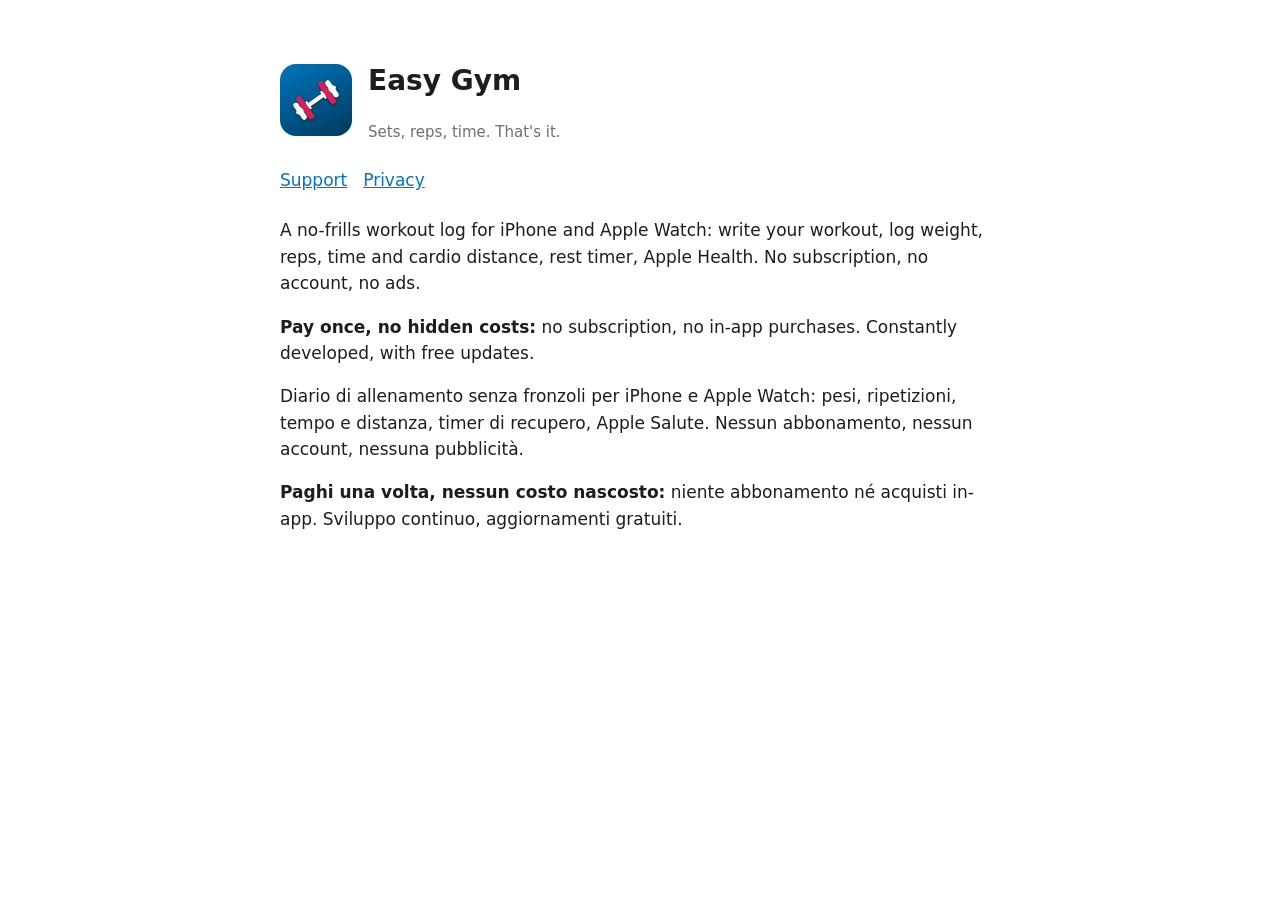
<file: index.html>
<!DOCTYPE html>
<html lang="en"><head><meta charset="utf-8"><meta name="viewport" content="width=device-width, initial-scale=1">
<title>Easy Gym</title><link rel="stylesheet" href="style.css"></head><body>
<header><img src="icon.png" alt=""><div><h1>Easy Gym</h1><p class="muted">Sets, reps, time. That's it.</p></div></header>
<nav><a href="support.html">Support</a><a href="privacy.html">Privacy</a></nav>
<p>A no-frills workout log for iPhone and Apple Watch: write your workout, log weight, reps, time and cardio distance, rest timer, Apple Health. No subscription, no account, no ads.</p>
<p><strong>Pay once, no hidden costs:</strong> no subscription, no in-app purchases. Constantly developed, with free updates.</p>
<p lang="it">Diario di allenamento senza fronzoli per iPhone e Apple Watch: pesi, ripetizioni, tempo e distanza, timer di recupero, Apple Salute. Nessun abbonamento, nessun account, nessuna pubblicità.</p>
<p lang="it"><strong>Paghi una volta, nessun costo nascosto:</strong> niente abbonamento né acquisti in-app. Sviluppo continuo, aggiornamenti gratuiti.</p>
</body></html>
</file>
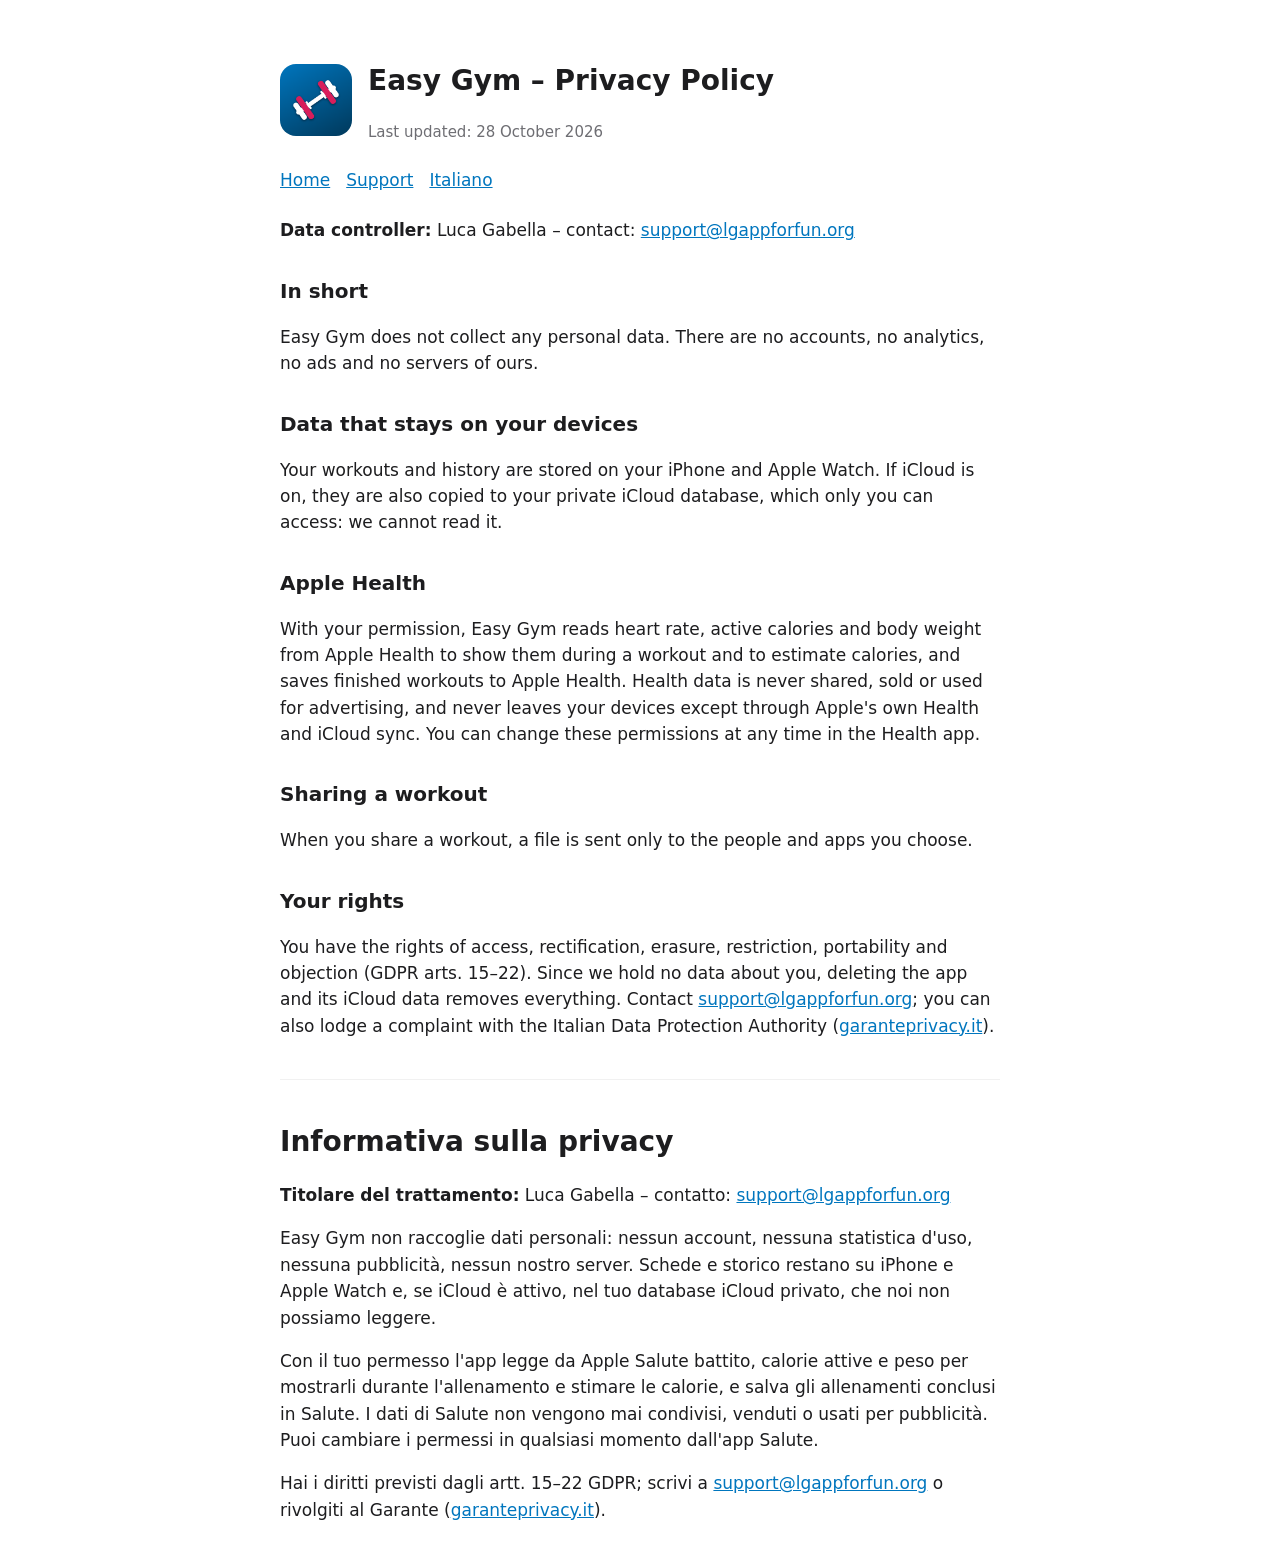
<file: privacy.html>
<!DOCTYPE html>
<html lang="en"><head><meta charset="utf-8"><meta name="viewport" content="width=device-width, initial-scale=1">
<title>Easy Gym – Privacy Policy</title><link rel="stylesheet" href="style.css"></head><body>
<header><img src="icon.png" alt=""><div><h1>Easy Gym – Privacy Policy</h1><p class="muted">Last updated: 28 October 2026</p></div></header>
<nav><a href="index.html">Home</a><a href="support.html">Support</a><a href="#it">Italiano</a></nav>
<p><strong>Data controller:</strong> Luca Gabella – contact: <a href="mailto:support@lgappforfun.org">support@lgappforfun.org</a></p>
<h2>In short</h2>
<p>Easy Gym does not collect any personal data. There are no accounts, no analytics, no ads and no servers of ours.</p>
<h2>Data that stays on your devices</h2>
<p>Your workouts and history are stored on your iPhone and Apple Watch. If iCloud is on, they are also copied to your private iCloud database, which only you can access: we cannot read it.</p>
<h2>Apple Health</h2>
<p>With your permission, Easy Gym reads heart rate, active calories and body weight from Apple Health to show them during a workout and to estimate calories, and saves finished workouts to Apple Health. Health data is never shared, sold or used for advertising, and never leaves your devices except through Apple's own Health and iCloud sync. You can change these permissions at any time in the Health app.</p>
<h2>Sharing a workout</h2>
<p>When you share a workout, a file is sent only to the people and apps you choose.</p>
<h2>Your rights</h2>
<p>You have the rights of access, rectification, erasure, restriction, portability and objection (GDPR arts. 15–22). Since we hold no data about you, deleting the app and its iCloud data removes everything. Contact <a href="mailto:support@lgappforfun.org">support@lgappforfun.org</a>; you can also lodge a complaint with the Italian Data Protection Authority (<a href="https://www.garanteprivacy.it">garanteprivacy.it</a>).</p>
<hr>
<h1 id="it" lang="it">Informativa sulla privacy</h1>
<div lang="it">
<p><strong>Titolare del trattamento:</strong> Luca Gabella – contatto: <a href="mailto:support@lgappforfun.org">support@lgappforfun.org</a></p>
<p>Easy Gym non raccoglie dati personali: nessun account, nessuna statistica d'uso, nessuna pubblicità, nessun nostro server. Schede e storico restano su iPhone e Apple Watch e, se iCloud è attivo, nel tuo database iCloud privato, che noi non possiamo leggere.</p>
<p>Con il tuo permesso l'app legge da Apple Salute battito, calorie attive e peso per mostrarli durante l'allenamento e stimare le calorie, e salva gli allenamenti conclusi in Salute. I dati di Salute non vengono mai condivisi, venduti o usati per pubblicità. Puoi cambiare i permessi in qualsiasi momento dall'app Salute.</p>
<p>Hai i diritti previsti dagli artt. 15–22 GDPR; scrivi a <a href="mailto:support@lgappforfun.org">support@lgappforfun.org</a> o rivolgiti al Garante (<a href="https://www.garanteprivacy.it">garanteprivacy.it</a>).</p>
</div>
</body></html>
</file>
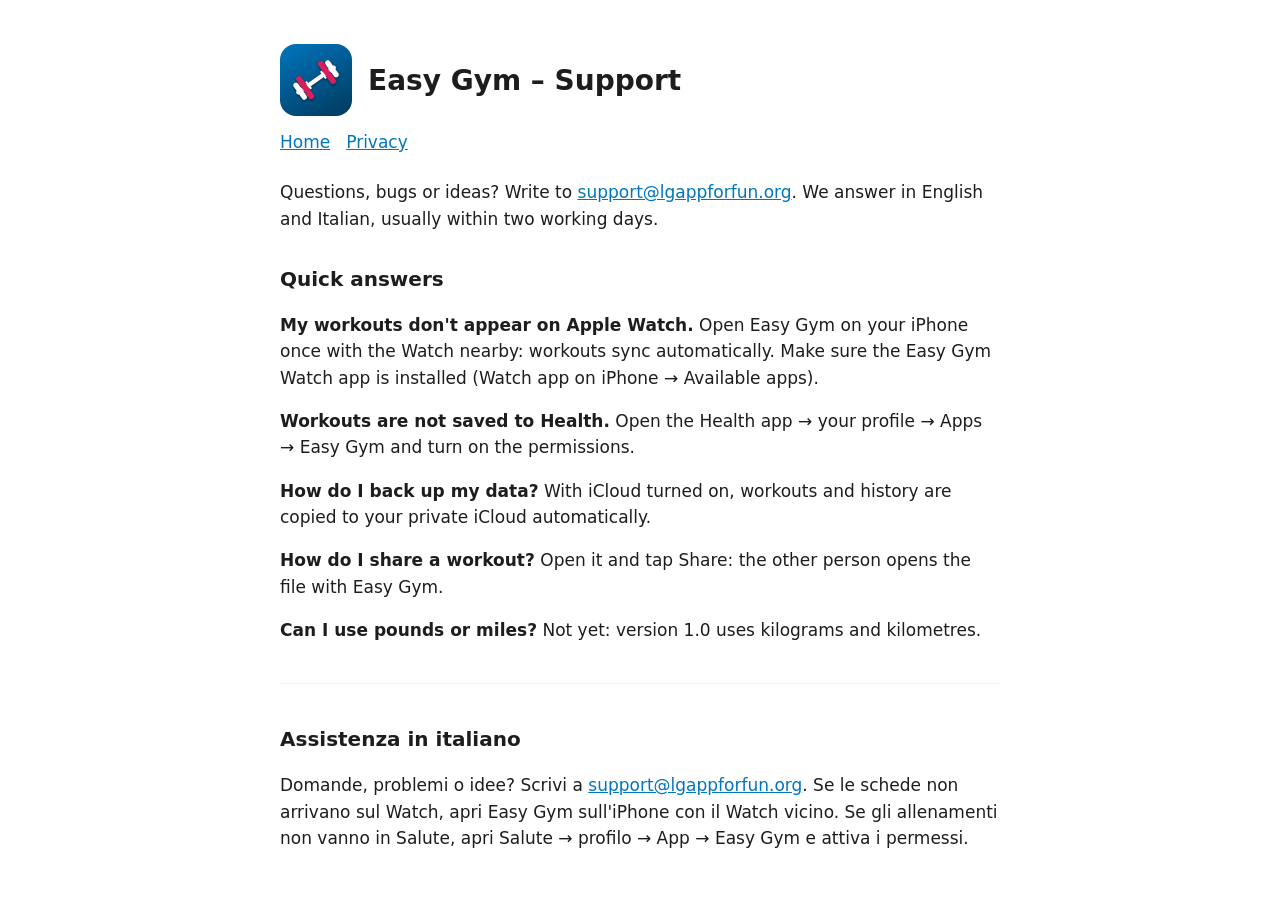
<file: support.html>
<!DOCTYPE html>
<html lang="en"><head><meta charset="utf-8"><meta name="viewport" content="width=device-width, initial-scale=1">
<title>Easy Gym – Support</title><link rel="stylesheet" href="style.css"></head><body>
<header><img src="icon.png" alt=""><div><h1>Easy Gym – Support</h1></div></header>
<nav><a href="index.html">Home</a><a href="privacy.html">Privacy</a></nav>
<p>Questions, bugs or ideas? Write to <a href="mailto:support@lgappforfun.org">support@lgappforfun.org</a>. We answer in English and Italian, usually within two working days.</p>
<h2>Quick answers</h2>
<p><strong>My workouts don't appear on Apple Watch.</strong> Open Easy Gym on your iPhone once with the Watch nearby: workouts sync automatically. Make sure the Easy Gym Watch app is installed (Watch app on iPhone → Available apps).</p>
<p><strong>Workouts are not saved to Health.</strong> Open the Health app → your profile → Apps → Easy Gym and turn on the permissions.</p>
<p><strong>How do I back up my data?</strong> With iCloud turned on, workouts and history are copied to your private iCloud automatically.</p>
<p><strong>How do I share a workout?</strong> Open it and tap Share: the other person opens the file with Easy Gym.</p>
<p><strong>Can I use pounds or miles?</strong> Not yet: version 1.0 uses kilograms and kilometres.</p>
<hr>
<h2 lang="it">Assistenza in italiano</h2>
<p lang="it">Domande, problemi o idee? Scrivi a <a href="mailto:support@lgappforfun.org">support@lgappforfun.org</a>. Se le schede non arrivano sul Watch, apri Easy Gym sull'iPhone con il Watch vicino. Se gli allenamenti non vanno in Salute, apri Salute → profilo → App → Easy Gym e attiva i permessi.</p>
</body></html>
</file>
<file: style.css>
:root { --blu:#0076BE; --notte:#003A5D; --lampone:#D81E5B; --testo:#1d1d1f; --muto:#6e6e73; --sfondo:#fff; }
@media (prefers-color-scheme: dark) { :root { --testo:#f5f5f7; --muto:#a1a1a6; --sfondo:#111; --blu:#4AA3DB; } }
body { font: 17px/1.55 -apple-system, system-ui, sans-serif; max-width: 720px; margin: 40px auto; padding: 0 20px; color: var(--testo); background: var(--sfondo); }
h1 { font-size: 28px; } h2 { font-size: 20px; margin-top: 32px; }
a { color: var(--blu); } .muted { color: var(--muto); font-size: 15px; }
header { display:flex; gap:16px; align-items:center; } header img { width:72px; height:72px; border-radius:16px; }
nav { margin: 8px 0 24px; } nav a { margin-right: 16px; }
hr { border: 0; border-top: 1px solid #ccc4; margin: 40px 0; }
</file>
